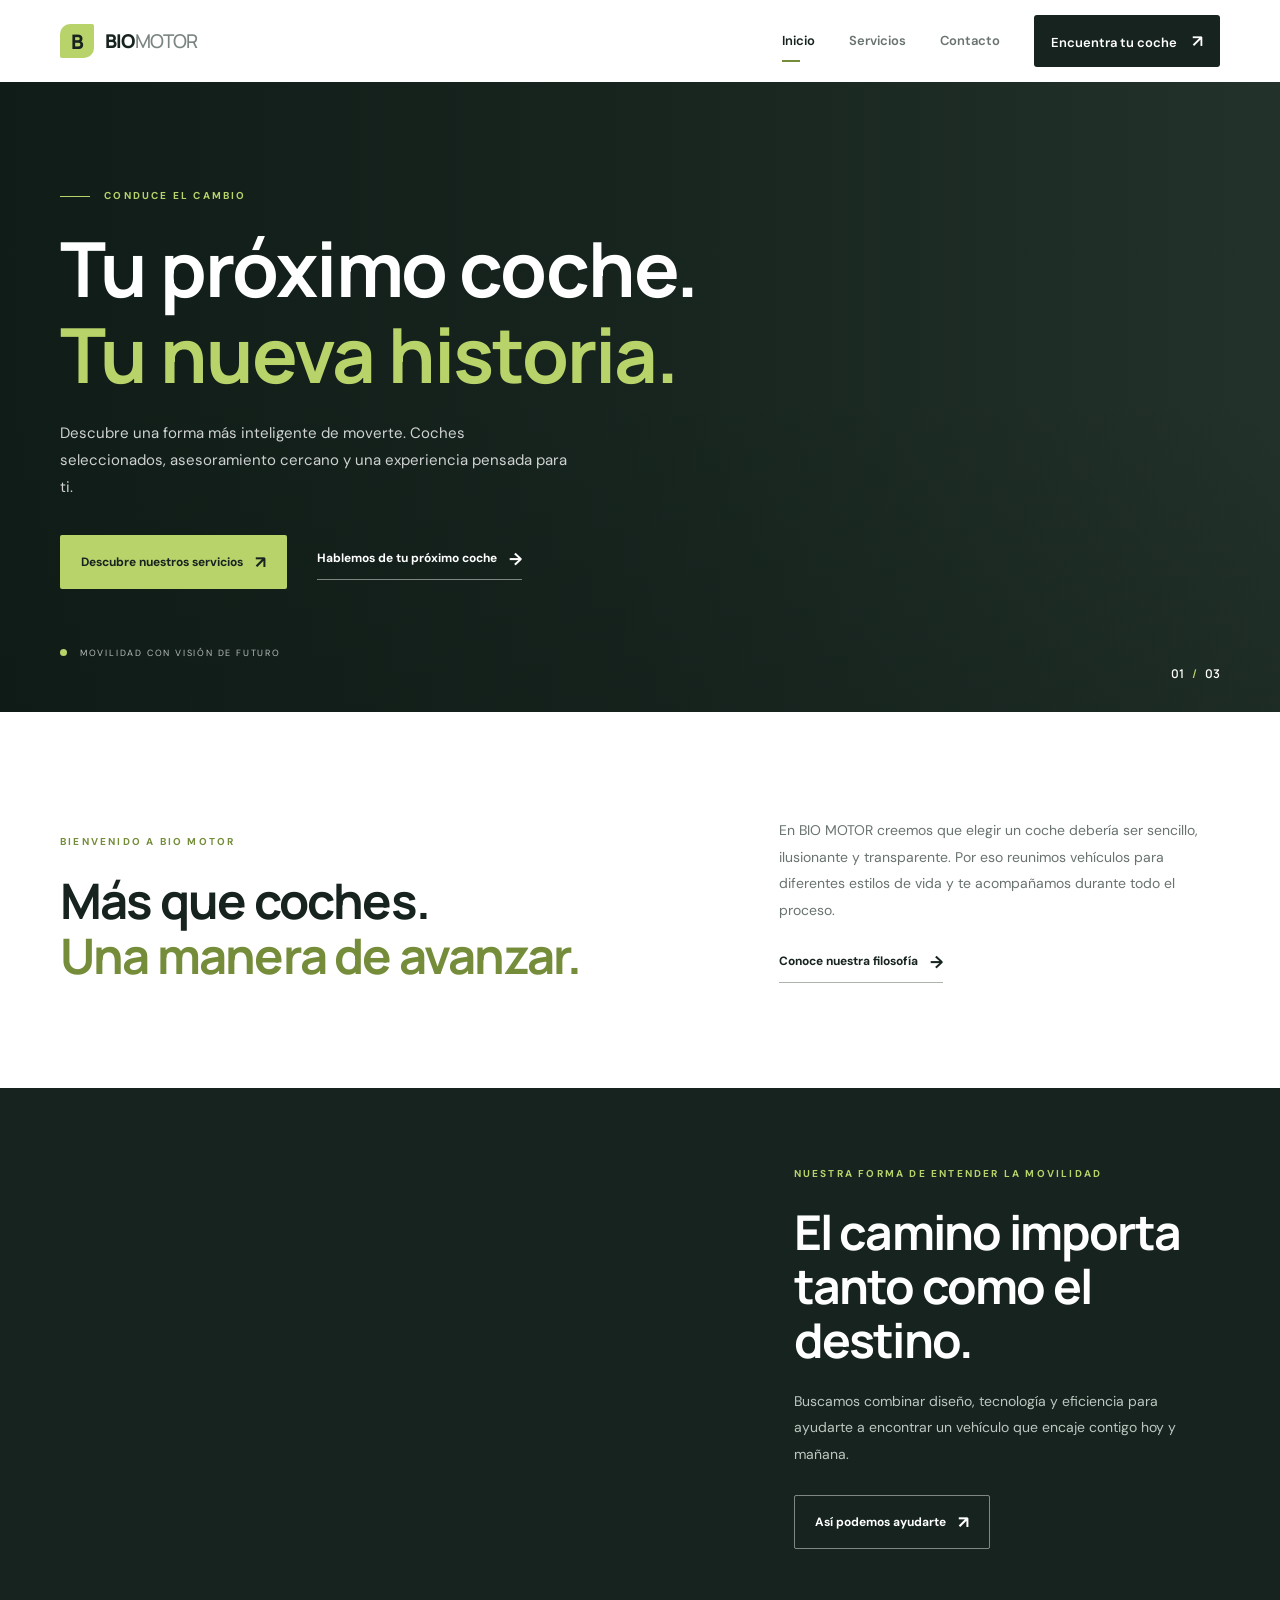
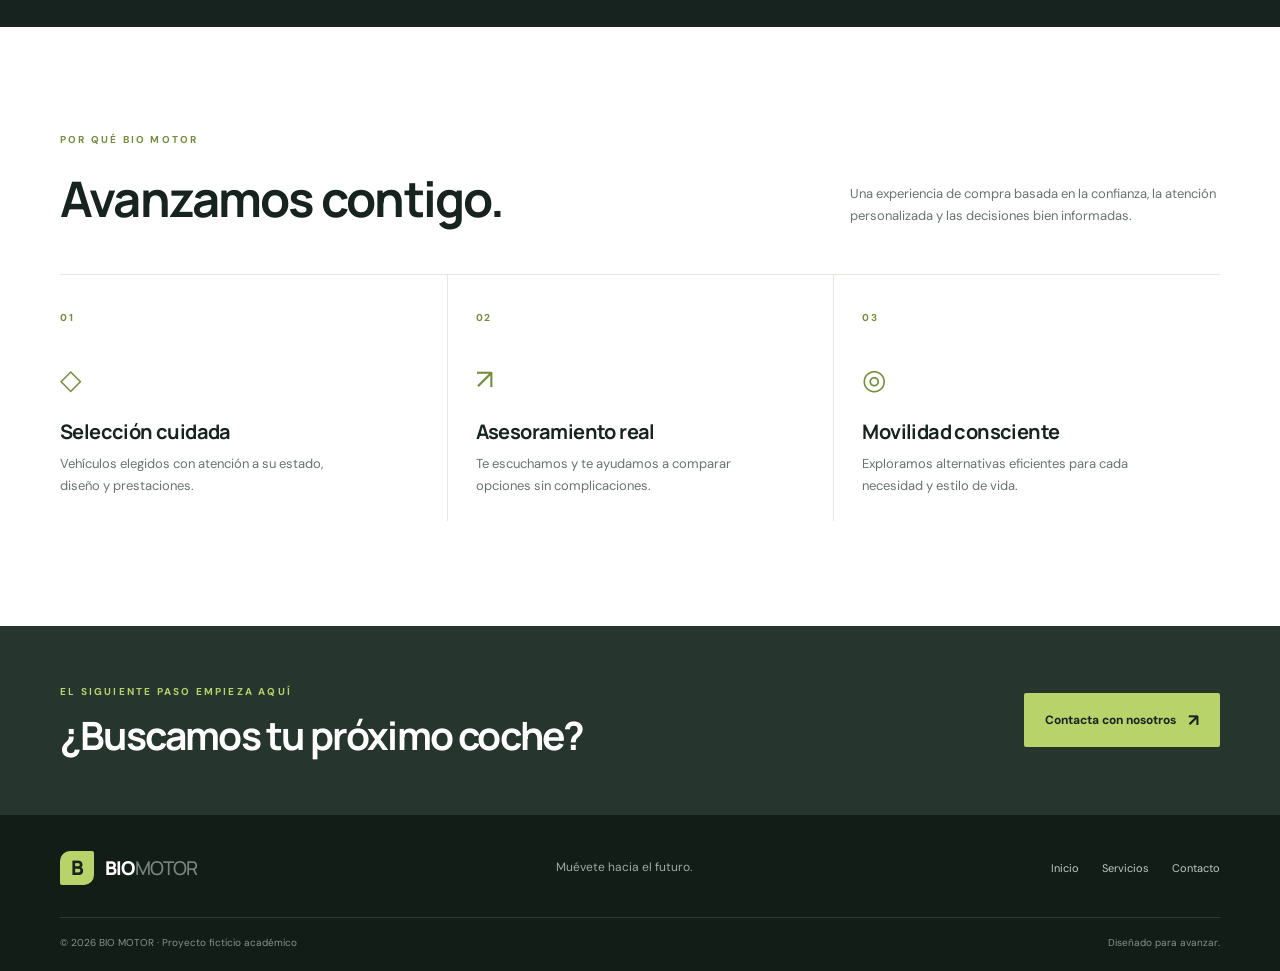
<file: index.html>
<!doctype html>
<html lang="es">
<head>
  <meta charset="utf-8">
  <meta name="viewport" content="width=device-width, initial-scale=1">
  <meta name="description" content="BIO MOTOR: coches seleccionados, movilidad y asesoramiento para encontrar tu próximo vehículo.">
  <title>BIO MOTOR | Muévete hacia el futuro</title>
  <link rel="preconnect" href="https://fonts.googleapis.com">
  <link rel="preconnect" href="https://fonts.gstatic.com" crossorigin>
  <link href="https://fonts.googleapis.com/css2?family=DM+Sans:wght@400;500;600;700&family=Manrope:wght@400;500;600;700;800&display=swap" rel="stylesheet">
  <link rel="stylesheet" href="styles.css">
  <script src="script.js" defer></script>
</head>
<body>
  <header class="site-header">
    <a class="brand" href="index.html" aria-label="BIO MOTOR, inicio"><span class="brand-mark">B</span><span>BIO<span class="brand-light">MOTOR</span></span></a>
    <button class="menu-toggle" aria-label="Abrir menú" aria-expanded="false"><span></span><span></span><span></span></button>
    <nav class="main-nav" aria-label="Navegación principal">
      <a class="active" href="index.html">Inicio</a>
      <a href="servicios.html">Servicios</a>
      <a href="contacto.html">Contacto</a>
      <a class="nav-cta" href="contacto.html">Encuentra tu coche <span>↗</span></a>
    </nav>
  </header>

  <main>
    <section class="hero">
      <div class="hero-shade"></div>
      <div class="hero-content container">
        <p class="eyebrow"><span class="eyebrow-line"></span> CONDUCE EL CAMBIO</p>
        <h1>Tu próximo coche.<br><em>Tu nueva historia.</em></h1>
        <p class="hero-copy">Descubre una forma más inteligente de moverte. Coches seleccionados, asesoramiento cercano y una experiencia pensada para ti.</p>
        <div class="hero-actions">
          <a class="button button-primary" href="servicios.html">Descubre nuestros servicios <span>↗</span></a>
          <a class="text-link light-link" href="contacto.html">Hablemos de tu próximo coche <span>→</span></a>
        </div>
        <div class="hero-note"><span class="pulse-dot"></span> MOVILIDAD CON VISIÓN DE FUTURO</div>
      </div>
      <div class="hero-index">01 <span>/</span> 03</div>
    </section>

    <section class="intro-section section-space">
      <div class="container intro-grid">
        <div>
          <p class="eyebrow dark-eyebrow">BIENVENIDO A BIO MOTOR</p>
          <h2>Más que coches.<br><em>Una manera de avanzar.</em></h2>
        </div>
        <div class="intro-text">
          <p>En BIO MOTOR creemos que elegir un coche debería ser sencillo, ilusionante y transparente. Por eso reunimos vehículos para diferentes estilos de vida y te acompañamos durante todo el proceso.</p>
          <a class="text-link" href="servicios.html">Conoce nuestra filosofía <span>→</span></a>
        </div>
      </div>
    </section>

    <section class="feature-section">
      <div class="feature-image" role="img" aria-label="Coche moderno circulando por una carretera rodeada de naturaleza"></div>
      <div class="feature-panel">
        <p class="eyebrow">NUESTRA FORMA DE ENTENDER LA MOVILIDAD</p>
        <h2>El camino importa<br>tanto como el destino.</h2>
        <p>Buscamos combinar diseño, tecnología y eficiencia para ayudarte a encontrar un vehículo que encaje contigo hoy y mañana.</p>
        <a class="button button-outline" href="servicios.html">Así podemos ayudarte <span>↗</span></a>
      </div>
    </section>

    <section class="values-section section-space">
      <div class="container">
        <div class="section-heading">
          <div><p class="eyebrow dark-eyebrow">POR QUÉ BIO MOTOR</p><h2>Avanzamos contigo.</h2></div>
          <p>Una experiencia de compra basada en la confianza, la atención personalizada y las decisiones bien informadas.</p>
        </div>
        <div class="value-grid">
          <article class="value-card"><span class="value-number">01</span><div class="value-icon">◇</div><h3>Selección cuidada</h3><p>Vehículos elegidos con atención a su estado, diseño y prestaciones.</p></article>
          <article class="value-card"><span class="value-number">02</span><div class="value-icon">↗</div><h3>Asesoramiento real</h3><p>Te escuchamos y te ayudamos a comparar opciones sin complicaciones.</p></article>
          <article class="value-card"><span class="value-number">03</span><div class="value-icon">◎</div><h3>Movilidad consciente</h3><p>Exploramos alternativas eficientes para cada necesidad y estilo de vida.</p></article>
        </div>
      </div>
    </section>

    <section class="cta-band">
      <div class="container cta-content"><div><p class="eyebrow">EL SIGUIENTE PASO EMPIEZA AQUÍ</p><h2>¿Buscamos tu próximo coche?</h2></div><a class="button button-light" href="contacto.html">Contacta con nosotros <span>↗</span></a></div>
    </section>
  </main>

  <footer class="site-footer">
    <div class="container footer-main"><a class="brand footer-brand" href="index.html"><span class="brand-mark">B</span><span>BIO<span class="brand-light">MOTOR</span></span></a><p>Muévete hacia el futuro.</p><div class="footer-links"><a href="index.html">Inicio</a><a href="servicios.html">Servicios</a><a href="contacto.html">Contacto</a></div></div>
    <div class="container footer-bottom"><span>© 2026 BIO MOTOR · Proyecto ficticio académico</span><span>Diseñado para avanzar.</span></div>
  </footer>
</body>
</html>
</file>
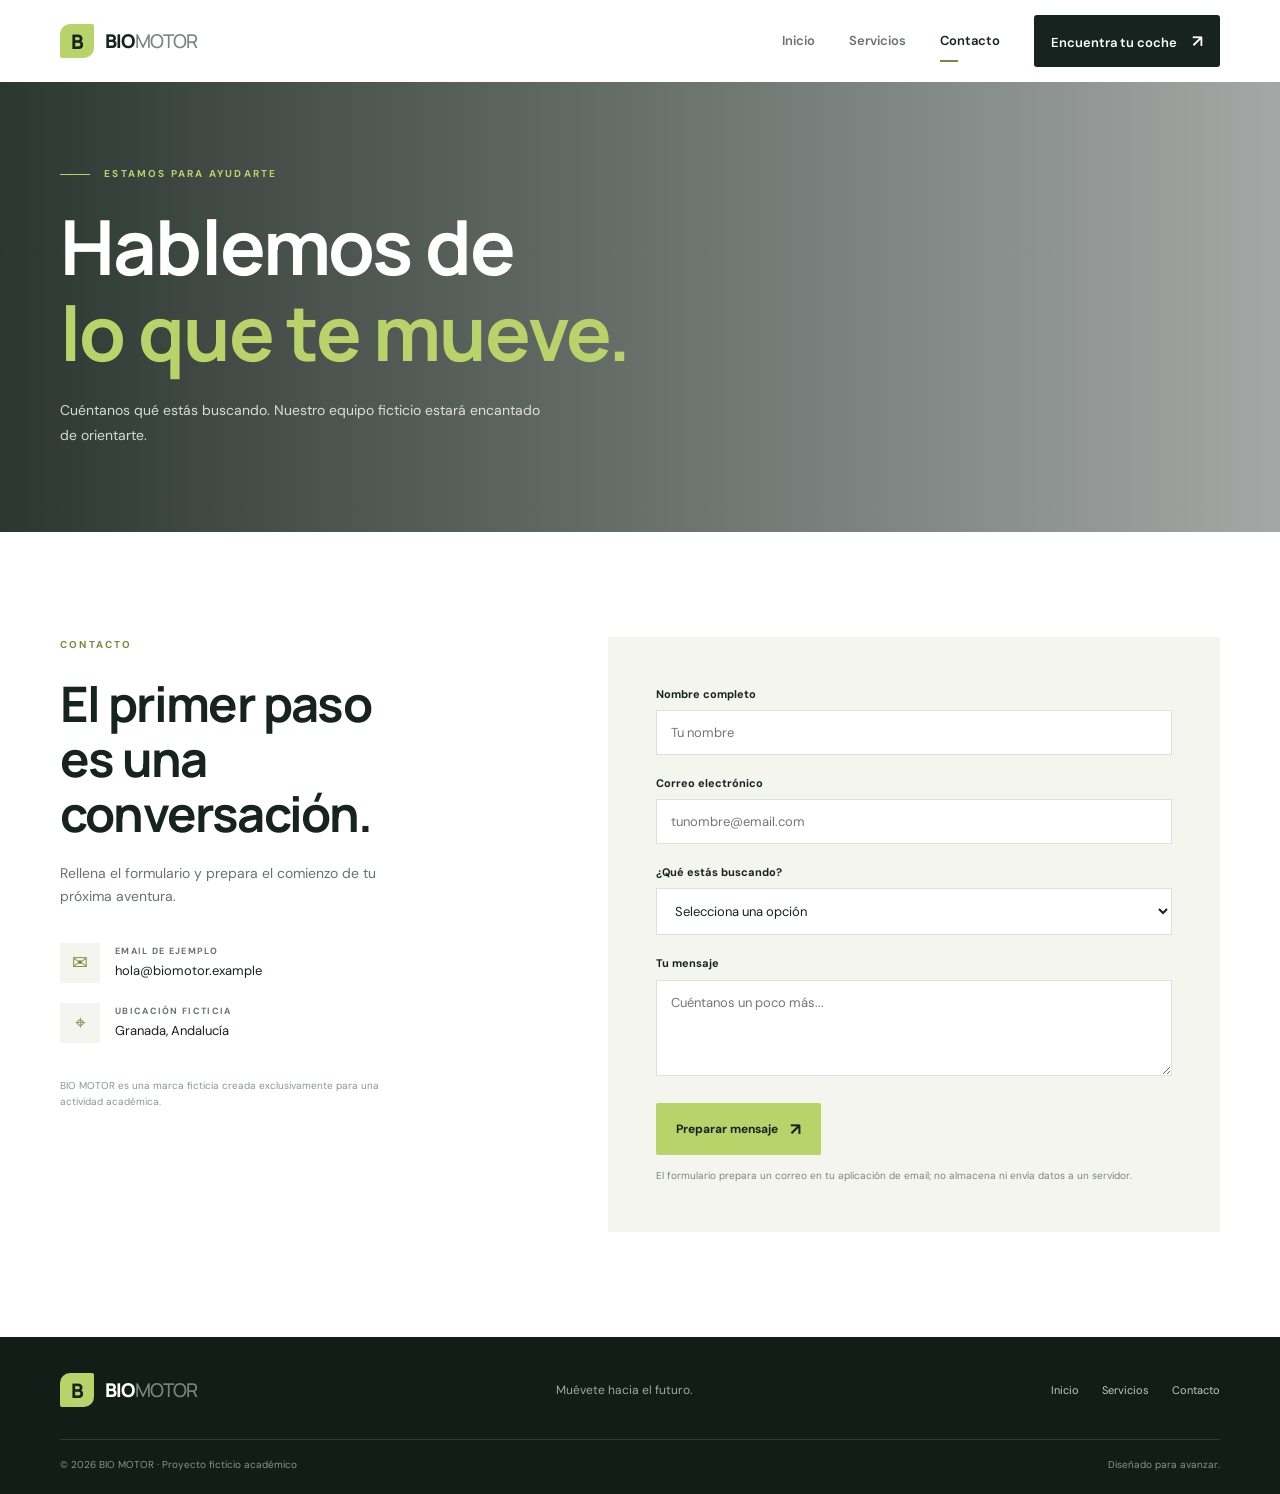
<file: contacto.html>
<!doctype html>
<html lang="es">
<head>
  <meta charset="utf-8">
  <meta name="viewport" content="width=device-width, initial-scale=1">
  <meta name="description" content="Contacta con BIO MOTOR y cuéntanos qué coche estás buscando.">
  <title>Contacto | BIO MOTOR</title>
  <link rel="preconnect" href="https://fonts.googleapis.com">
  <link rel="preconnect" href="https://fonts.gstatic.com" crossorigin>
  <link href="https://fonts.googleapis.com/css2?family=DM+Sans:wght@400;500;600;700&family=Manrope:wght@400;500;600;700;800&display=swap" rel="stylesheet">
  <link rel="stylesheet" href="styles.css">
  <script src="script.js" defer></script>
</head>
<body>
  <header class="site-header">
    <a class="brand" href="index.html" aria-label="BIO MOTOR, inicio"><span class="brand-mark">B</span><span>BIO<span class="brand-light">MOTOR</span></span></a>
    <button class="menu-toggle" aria-label="Abrir menú" aria-expanded="false"><span></span><span></span><span></span></button>
    <nav class="main-nav" aria-label="Navegación principal">
      <a href="index.html">Inicio</a><a href="servicios.html">Servicios</a><a class="active" href="contacto.html">Contacto</a><a class="nav-cta" href="contacto.html">Encuentra tu coche <span>↗</span></a>
    </nav>
  </header>

  <main>
    <section class="page-hero contact-hero"><div class="container page-hero-content"><p class="eyebrow"><span class="eyebrow-line"></span> ESTAMOS PARA AYUDARTE</p><h1>Hablemos de<br><em>lo que te mueve.</em></h1><p>Cuéntanos qué estás buscando. Nuestro equipo ficticio estará encantado de orientarte.</p></div></section>
    <section class="contact-section section-space"><div class="container contact-grid">
      <div class="contact-details"><p class="eyebrow dark-eyebrow">CONTACTO</p><h2>El primer paso<br>es una conversación.</h2><p class="contact-lead">Rellena el formulario y prepara el comienzo de tu próxima aventura.</p>
        <div class="contact-detail"><span class="detail-icon">✉</span><div><small>EMAIL DE EJEMPLO</small><a href="mailto:hola@biomotor.example">hola@biomotor.example</a></div></div>
        <div class="contact-detail"><span class="detail-icon">⌖</span><div><small>UBICACIÓN FICTICIA</small><span>Granada, Andalucía</span></div></div>
        <p class="small-note">BIO MOTOR es una marca ficticia creada exclusivamente para una actividad académica.</p>
      </div>
      <form class="contact-form" id="contact-form">
        <div class="form-row"><label for="name">Nombre completo</label><input id="name" name="name" type="text" placeholder="Tu nombre" required></div>
        <div class="form-row"><label for="email">Correo electrónico</label><input id="email" name="email" type="email" placeholder="tunombre@email.com" required></div>
        <div class="form-row"><label for="interest">¿Qué estás buscando?</label><select id="interest" name="interest" required><option value="">Selecciona una opción</option><option>Un coche urbano</option><option>Un SUV o familiar</option><option>Un coche híbrido o eléctrico</option><option>Quiero recibir asesoramiento</option></select></div>
        <div class="form-row"><label for="message">Tu mensaje</label><textarea id="message" name="message" rows="4" placeholder="Cuéntanos un poco más..." required></textarea></div>
        <button class="button button-primary form-submit" type="submit">Preparar mensaje <span>↗</span></button>
        <p class="form-feedback" id="form-feedback" role="status">El formulario prepara un correo en tu aplicación de email; no almacena ni envía datos a un servidor.</p>
      </form>
    </div></section>
  </main>
  <footer class="site-footer"><div class="container footer-main"><a class="brand footer-brand" href="index.html"><span class="brand-mark">B</span><span>BIO<span class="brand-light">MOTOR</span></span></a><p>Muévete hacia el futuro.</p><div class="footer-links"><a href="index.html">Inicio</a><a href="servicios.html">Servicios</a><a href="contacto.html">Contacto</a></div></div><div class="container footer-bottom"><span>© 2026 BIO MOTOR · Proyecto ficticio académico</span><span>Diseñado para avanzar.</span></div></footer>
</body>
</html>
</file>
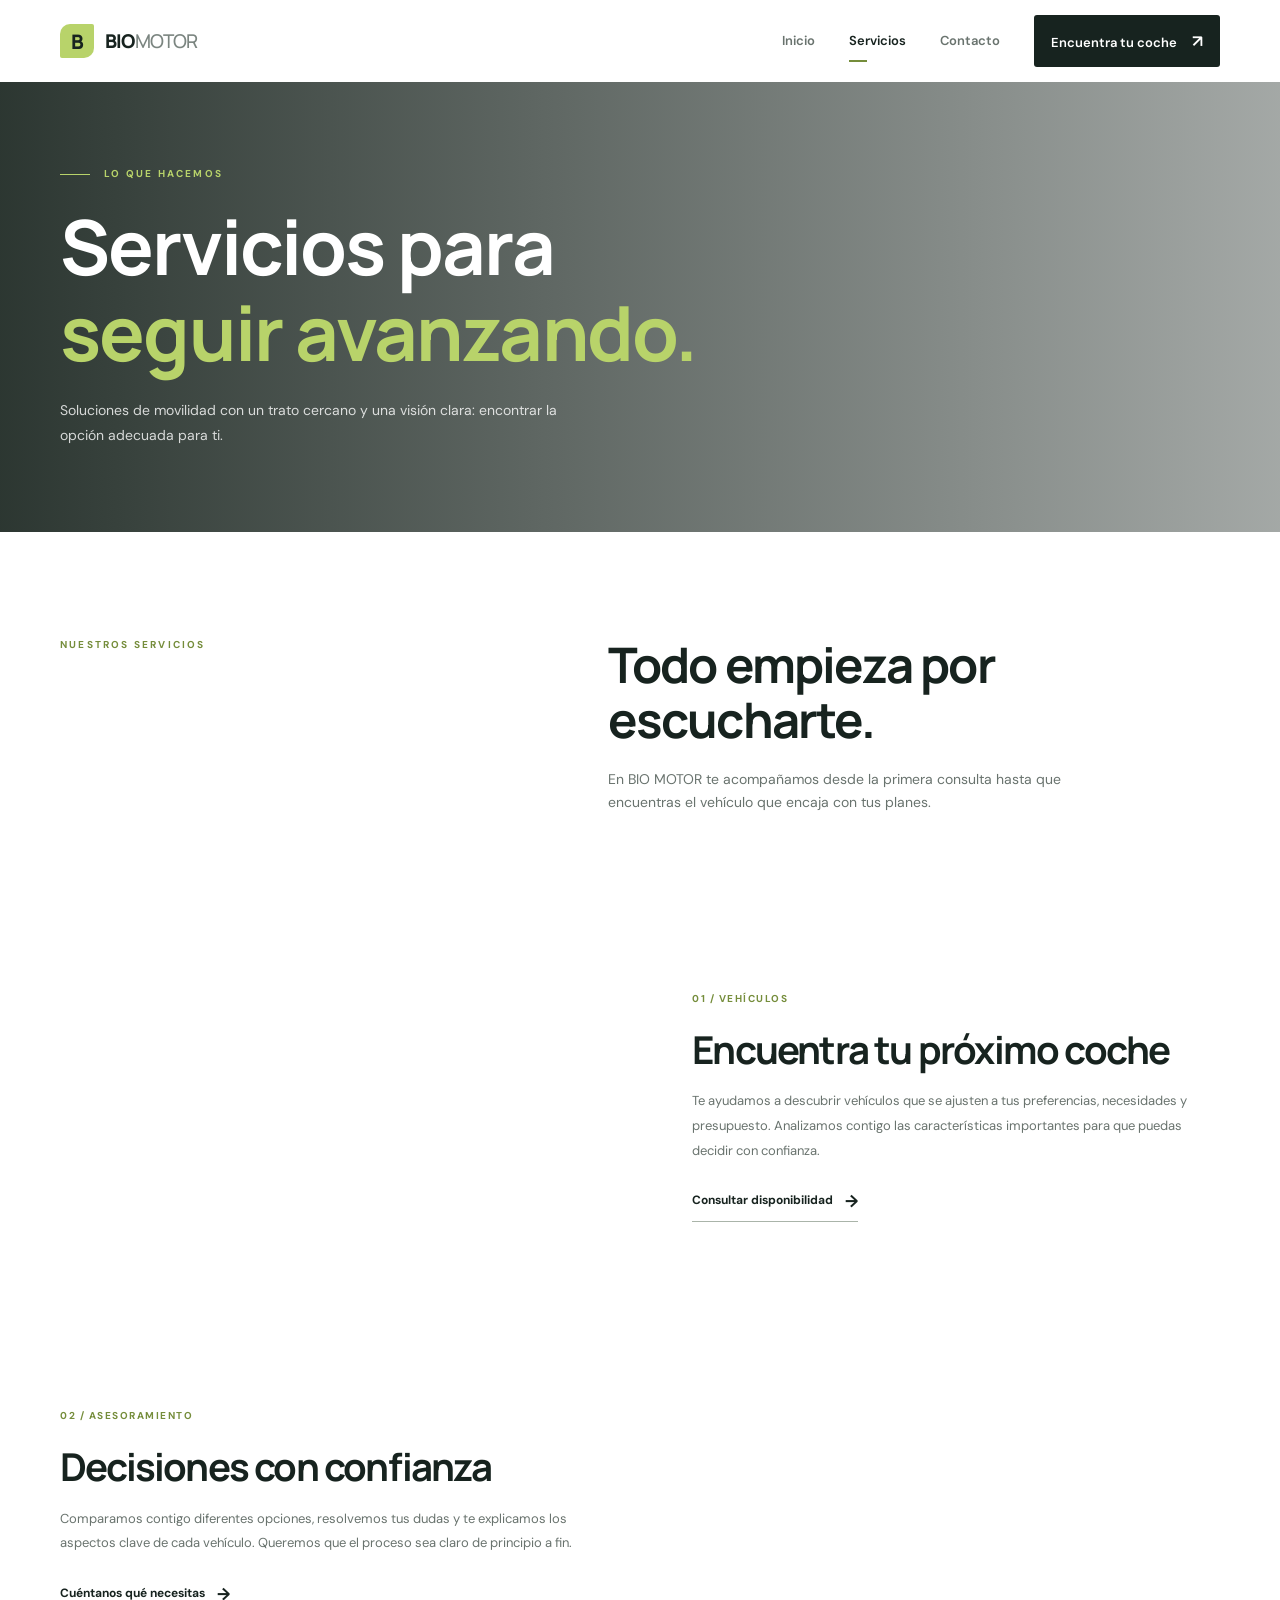
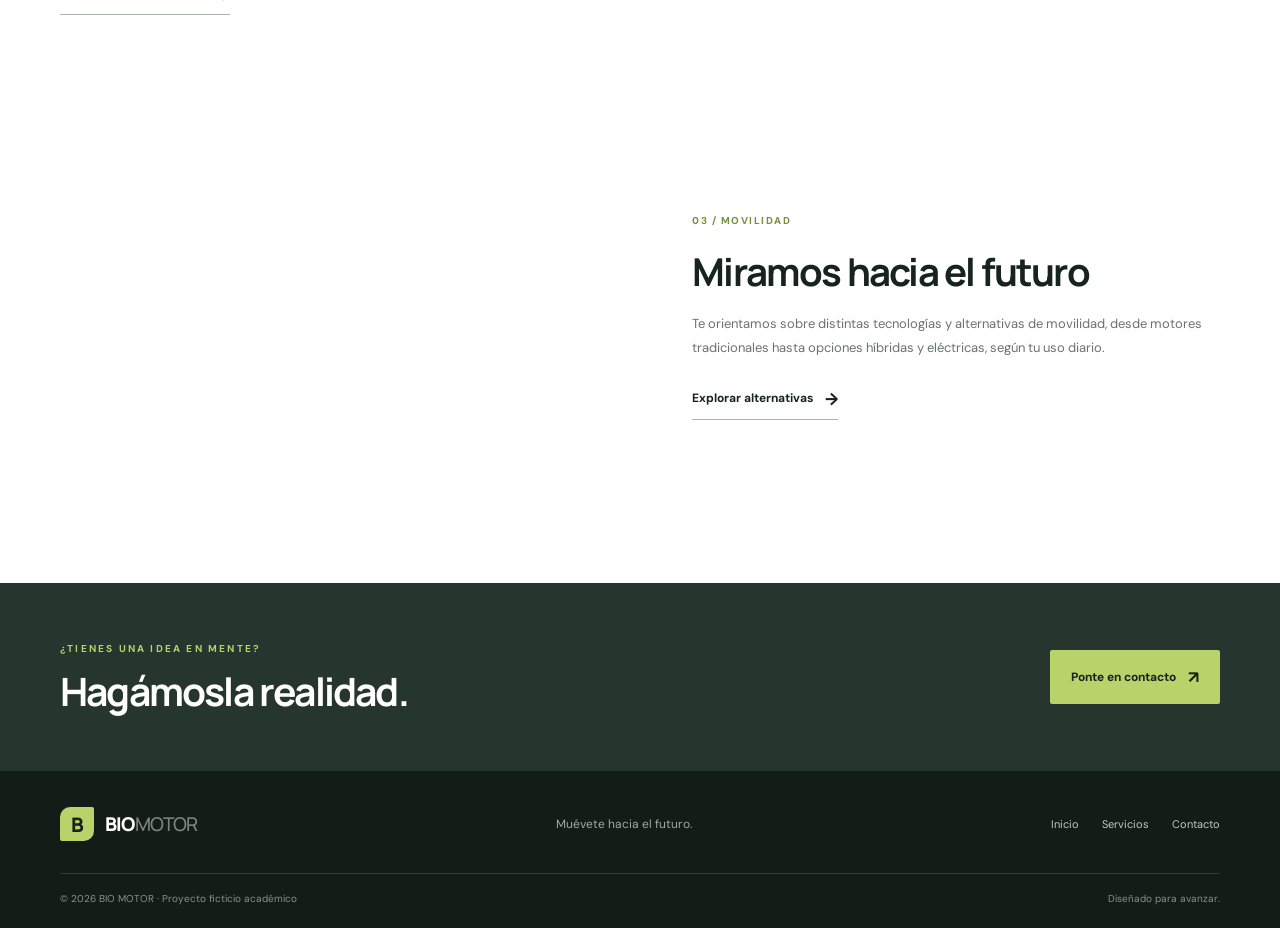
<file: servicios.html>
<!doctype html>
<html lang="es">
<head>
  <meta charset="utf-8">
  <meta name="viewport" content="width=device-width, initial-scale=1">
  <meta name="description" content="Descubre los servicios de BIO MOTOR: vehículos seleccionados, asesoramiento y soluciones de movilidad.">
  <title>Servicios | BIO MOTOR</title>
  <link rel="preconnect" href="https://fonts.googleapis.com">
  <link rel="preconnect" href="https://fonts.gstatic.com" crossorigin>
  <link href="https://fonts.googleapis.com/css2?family=DM+Sans:wght@400;500;600;700&family=Manrope:wght@400;500;600;700;800&display=swap" rel="stylesheet">
  <link rel="stylesheet" href="styles.css">
  <script src="script.js" defer></script>
</head>
<body>
  <header class="site-header">
    <a class="brand" href="index.html" aria-label="BIO MOTOR, inicio"><span class="brand-mark">B</span><span>BIO<span class="brand-light">MOTOR</span></span></a>
    <button class="menu-toggle" aria-label="Abrir menú" aria-expanded="false"><span></span><span></span><span></span></button>
    <nav class="main-nav" aria-label="Navegación principal">
      <a href="index.html">Inicio</a><a class="active" href="servicios.html">Servicios</a><a href="contacto.html">Contacto</a><a class="nav-cta" href="contacto.html">Encuentra tu coche <span>↗</span></a>
    </nav>
  </header>

  <main>
    <section class="page-hero services-hero">
      <div class="container page-hero-content"><p class="eyebrow"><span class="eyebrow-line"></span> LO QUE HACEMOS</p><h1>Servicios para<br><em>seguir avanzando.</em></h1><p>Soluciones de movilidad con un trato cercano y una visión clara: encontrar la opción adecuada para ti.</p></div>
    </section>

    <section class="services-intro section-space">
      <div class="container split-heading"><p class="eyebrow dark-eyebrow">NUESTROS SERVICIOS</p><div><h2>Todo empieza por<br>escucharte.</h2><p>En BIO MOTOR te acompañamos desde la primera consulta hasta que encuentras el vehículo que encaja con tus planes.</p></div></div>
    </section>

    <section class="service-list">
      <article class="service-row container"><div class="service-photo service-photo-one" role="img" aria-label="Automóvil moderno en un espacio arquitectónico"></div><div class="service-copy"><span class="service-index">01 / VEHÍCULOS</span><h2>Encuentra tu próximo coche</h2><p>Te ayudamos a descubrir vehículos que se ajusten a tus preferencias, necesidades y presupuesto. Analizamos contigo las características importantes para que puedas decidir con confianza.</p><a class="text-link" href="contacto.html">Consultar disponibilidad <span>→</span></a></div></article>
      <article class="service-row reverse container"><div class="service-photo service-photo-two" role="img" aria-label="Interior cuidado de un automóvil"></div><div class="service-copy"><span class="service-index">02 / ASESORAMIENTO</span><h2>Decisiones con confianza</h2><p>Comparamos contigo diferentes opciones, resolvemos tus dudas y te explicamos los aspectos clave de cada vehículo. Queremos que el proceso sea claro de principio a fin.</p><a class="text-link" href="contacto.html">Cuéntanos qué necesitas <span>→</span></a></div></article>
      <article class="service-row container"><div class="service-photo service-photo-three" role="img" aria-label="Coche eléctrico en un punto de carga"></div><div class="service-copy"><span class="service-index">03 / MOVILIDAD</span><h2>Miramos hacia el futuro</h2><p>Te orientamos sobre distintas tecnologías y alternativas de movilidad, desde motores tradicionales hasta opciones híbridas y eléctricas, según tu uso diario.</p><a class="text-link" href="contacto.html">Explorar alternativas <span>→</span></a></div></article>
    </section>

    <section class="cta-band"><div class="container cta-content"><div><p class="eyebrow">¿TIENES UNA IDEA EN MENTE?</p><h2>Hagámosla realidad.</h2></div><a class="button button-light" href="contacto.html">Ponte en contacto <span>↗</span></a></div></section>
  </main>

  <footer class="site-footer"><div class="container footer-main"><a class="brand footer-brand" href="index.html"><span class="brand-mark">B</span><span>BIO<span class="brand-light">MOTOR</span></span></a><p>Muévete hacia el futuro.</p><div class="footer-links"><a href="index.html">Inicio</a><a href="servicios.html">Servicios</a><a href="contacto.html">Contacto</a></div></div><div class="container footer-bottom"><span>© 2026 BIO MOTOR · Proyecto ficticio académico</span><span>Diseñado para avanzar.</span></div></footer>
</body>
</html>
</file>
<file: styles.css>
:root {
  --ink: #17231f;
  --muted: #69736e;
  --green: #b8d36a;
  --green-dark: #758d3b;
  --cream: #f4f5ef;
  --white: #fff;
  --line: #e3e7df;
  --heading: "Manrope", sans-serif;
  --body: "DM Sans", sans-serif;
}
* { box-sizing: border-box; }
html { scroll-behavior: smooth; }
body { margin: 0; color: var(--ink); background: var(--white); font-family: var(--body); line-height: 1.65; }
a { color: inherit; text-decoration: none; }
.container { width: min(1160px, calc(100% - 48px)); margin: 0 auto; }
.site-header { height: 82px; padding: 0 max(24px, calc((100% - 1160px)/2)); display: flex; align-items: center; justify-content: space-between; background: #fff; position: relative; z-index: 20; }
.brand { display: inline-flex; align-items: center; gap: 11px; font: 800 19px var(--heading); letter-spacing: -.8px; }
.brand-mark { width: 34px; height: 34px; display: grid; place-items: center; background: var(--green); color: var(--ink); border-radius: 10px 2px 10px 2px; font: 800 20px var(--heading); }
.brand-light { font-weight: 500; color: #7b8580; }
.main-nav { display: flex; align-items: center; gap: 34px; font-size: 13px; font-weight: 600; }
.main-nav > a:not(.nav-cta) { color: #69736e; transition: color .2s; }
.main-nav > a:hover, .main-nav > a.active { color: var(--ink); }
.main-nav > a.active { position: relative; }
.main-nav > a.active:after { content: ""; height: 2px; width: 18px; background: var(--green-dark); position: absolute; bottom: -10px; left: 0; }
.nav-cta { background: var(--ink); color: white; padding: 12px 17px; border-radius: 3px; }
.nav-cta span, .button span { margin-left: 12px; font-size: 17px; }
.menu-toggle { display: none; border: 0; background: transparent; padding: 8px; }
.menu-toggle span { width: 23px; height: 2px; background: var(--ink); display: block; margin: 5px; }
.hero { min-height: 630px; position: relative; display: flex; align-items: center; color: white; background: #26352e url("https://images.unsplash.com/photo-1503376780353-7e6692767b70?auto=format&fit=crop&w=2000&q=85") center 55%/cover no-repeat; }
.hero-shade { position: absolute; inset: 0; background: linear-gradient(90deg, rgba(13,25,20,.88) 0%, rgba(13,25,20,.60) 48%, rgba(13,25,20,.12) 100%), linear-gradient(0deg, rgba(13,25,20,.25), transparent 50%); }
.hero-content { position: relative; padding: 88px 0 105px; }
.eyebrow { font-size: 10px; letter-spacing: 2.2px; font-weight: 700; color: var(--green); margin: 0 0 22px; }
.eyebrow-line { display: inline-block; width: 30px; height: 1px; background: var(--green); vertical-align: middle; margin-right: 10px; }
h1, h2, h3, p { margin-top: 0; }
h1, h2, h3 { font-family: var(--heading); letter-spacing: -1.8px; line-height: 1.13; }
.hero h1, .page-hero h1 { font-size: clamp(46px, 6.4vw, 76px); font-weight: 700; margin: 0 0 22px; }
h1 em, h2 em { font-style: normal; color: var(--green); }
.hero-copy { max-width: 510px; color: rgba(255,255,255,.8); font-size: 15px; line-height: 1.8; }
.hero-actions { display: flex; align-items: center; gap: 30px; margin-top: 34px; flex-wrap: wrap; }
.button { display: inline-flex; align-items: center; justify-content: center; padding: 15px 20px; border: 1px solid transparent; font: 700 12px var(--body); cursor: pointer; transition: transform .2s, background .2s; border-radius: 2px; }
.button:hover { transform: translateY(-2px); }
.button-primary { background: var(--green); color: var(--ink); }
.text-link { display: inline-flex; gap: 12px; align-items: center; font-size: 12px; font-weight: 700; border-bottom: 1px solid #aab4a9; padding-bottom: 6px; }
.text-link span { font-size: 17px; }
.light-link { color: white; border-color: rgba(255,255,255,.45); }
.hero-note { position: absolute; bottom: 33px; left: 0; font-size: 9px; letter-spacing: 1.8px; color: rgba(255,255,255,.7); }
.pulse-dot { display: inline-block; width: 7px; height: 7px; border-radius: 50%; background: var(--green); margin-right: 9px; }
.hero-index { position: absolute; bottom: 30px; right: max(24px, calc((100% - 1160px)/2)); font: 600 12px var(--heading); color: white; }
.hero-index span { color: var(--green); padding: 0 6px; }
.section-space { padding: 105px 0; }
.intro-grid { display: grid; grid-template-columns: 1.05fr .8fr; gap: 12%; align-items: end; }
.dark-eyebrow { color: var(--green-dark); }
.intro-grid h2, .section-heading h2, .split-heading h2, .contact-details h2 { font-size: clamp(34px, 4vw, 49px); margin: 0; }
.intro-grid h2 em { color: var(--green-dark); }
.intro-text p { color: var(--muted); font-size: 14px; line-height: 1.9; margin-bottom: 24px; }
.feature-section { display: grid; grid-template-columns: 1.1fr .9fr; min-height: 430px; background: var(--ink); color: white; }
.feature-image { background: url("https://images.unsplash.com/photo-1492144534655-ae79c964c9d7?auto=format&fit=crop&w=1300&q=85") center/cover; min-height: 430px; }
.feature-panel { padding: 78px clamp(32px, 7vw, 105px); align-self: center; }
.feature-panel h2 { font-size: clamp(34px, 4vw, 48px); margin-bottom: 20px; }
.feature-panel > p:not(.eyebrow) { color: #bdc7c0; font-size: 14px; line-height: 1.9; margin-bottom: 28px; }
.button-outline { border-color: rgba(255,255,255,.45); color: white; }
.section-heading { display: flex; justify-content: space-between; align-items: end; gap: 50px; margin-bottom: 48px; }
.section-heading > p { color: var(--muted); max-width: 370px; font-size: 13px; margin: 0; }
.value-grid { display: grid; grid-template-columns: repeat(3, 1fr); border-top: 1px solid var(--line); }
.value-card { padding: 28px 28px 12px 0; position: relative; }
.value-card + .value-card { border-left: 1px solid var(--line); padding-left: 28px; }
.value-number, .service-index { color: var(--green-dark); font-size: 10px; letter-spacing: 1.5px; font-weight: 700; }
.value-icon { font-size: 28px; margin: 27px 0 18px; color: var(--green-dark); }
.value-card h3 { font-size: 20px; letter-spacing: -.6px; margin-bottom: 10px; }
.value-card p { color: var(--muted); font-size: 13px; max-width: 280px; }
.cta-band { background: #26362e; color: white; padding: 58px 0; }
.cta-content { display: flex; justify-content: space-between; align-items: center; gap: 25px; }
.cta-content .eyebrow { margin-bottom: 12px; }
.cta-content h2 { font-size: clamp(27px, 3.5vw, 39px); margin: 0; }
.button-light { background: var(--green); color: var(--ink); white-space: nowrap; }
.site-footer { background: #121d18; color: white; padding: 36px 0 20px; }
.footer-main { display: flex; align-items: center; justify-content: space-between; padding-bottom: 32px; }
.footer-brand { color: white; }
.footer-main > p { color: #9eaaa2; font-size: 12px; margin: 0; }
.footer-links { display: flex; gap: 23px; font-size: 11px; color: #c0c9c3; }
.footer-bottom { border-top: 1px solid rgba(255,255,255,.13); padding-top: 17px; display: flex; justify-content: space-between; color: #87938b; font-size: 10px; }
.page-hero { min-height: 450px; color: white; display: flex; align-items: center; position: relative; background-size: cover; background-position: center; }
.page-hero:before { content: ""; position: absolute; inset: 0; background: linear-gradient(90deg, rgba(15,27,21,.88), rgba(15,27,21,.38)); }
.services-hero { background-image: url("https://images.unsplash.com/photo-1489824904134-891ab64532f1?auto=format&fit=crop&w=1900&q=85"); }
.contact-hero { background-image: url("https://images.unsplash.com/photo-1503736334956-4c8f8e92946d?auto=format&fit=crop&w=1900&q=85"); }
.page-hero-content { position: relative; padding: 75px 0; }
.page-hero-content > p:last-child { max-width: 500px; color: rgba(255,255,255,.8); font-size: 14px; line-height: 1.8; margin: 0; }
.split-heading { display: grid; grid-template-columns: .8fr 1.2fr; gap: 12%; }
.split-heading h2 { margin-bottom: 20px; }
.split-heading div > p { max-width: 500px; color: var(--muted); font-size: 14px; }
.service-list { padding-bottom: 100px; }
.service-row { display: grid; grid-template-columns: 1fr 1fr; gap: 9%; align-items: center; margin-bottom: 65px; }
.service-row:last-child { margin-bottom: 0; }
.service-row.reverse .service-photo { order: 2; }
.service-row.reverse .service-copy { order: 1; }
.service-photo { min-height: 340px; background-size: cover; background-position: center; }
.service-photo-one { background-image: url("https://images.unsplash.com/photo-1492144534655-ae79c964c9d7?auto=format&fit=crop&w=1100&q=85"); }
.service-photo-two { background-image: url("https://images.unsplash.com/photo-1507136566006-cfc505b114fc?auto=format&fit=crop&w=1100&q=85"); }
.service-photo-three { background-image: url("https://images.unsplash.com/photo-1593941707882-a5bba14938c7?auto=format&fit=crop&w=1100&q=85"); }
.service-copy h2 { font-size: clamp(29px, 3vw, 39px); margin: 18px 0; }
.service-copy > p { color: var(--muted); font-size: 13px; line-height: 1.9; margin-bottom: 23px; }
.contact-grid { display: grid; grid-template-columns: .8fr 1.2fr; gap: 12%; }
.contact-details h2 { margin-bottom: 20px; }
.contact-lead { color: var(--muted); font-size: 14px; max-width: 340px; margin-bottom: 35px; }
.contact-detail { display: flex; align-items: center; gap: 15px; margin: 20px 0; }
.detail-icon { width: 40px; height: 40px; display: grid; place-items: center; background: var(--cream); color: var(--green-dark); font-size: 19px; }
.contact-detail div { display: grid; gap: 2px; font-size: 13px; }
.contact-detail small { font-size: 9px; letter-spacing: 1.3px; color: var(--muted); font-weight: 700; }
.small-note { margin-top: 35px; font-size: 10px; color: #8b958e; max-width: 330px; }
.contact-form { background: var(--cream); padding: clamp(25px, 4vw, 48px); }
.form-row { margin-bottom: 19px; }
.form-row label { display: block; font-size: 11px; font-weight: 700; margin-bottom: 7px; }
.form-row input, .form-row select, .form-row textarea { width: 100%; border: 1px solid #dce2d8; background: white; border-radius: 0; padding: 13px 14px; color: var(--ink); font: 13px var(--body); outline: none; }
.form-row input:focus, .form-row select:focus, .form-row textarea:focus { border-color: var(--green-dark); }
.form-row textarea { resize: vertical; }
.form-submit { border: 0; }
.form-feedback { color: #7b857e; font-size: 10px; margin: 13px 0 0; }
@media (max-width: 760px) {
  .container { width: min(100% - 38px, 560px); }
  .site-header { height: 70px; padding: 0 19px; }
  .menu-toggle { display: block; cursor: pointer; }
  .main-nav { display: none; position: absolute; top: 70px; left: 0; right: 0; background: white; padding: 20px 22px 25px; box-shadow: 0 15px 25px rgba(0,0,0,.08); align-items: stretch; flex-direction: column; gap: 19px; }
  .main-nav.open { display: flex; }
  .main-nav > a.active:after { display: none; }
  .nav-cta { text-align: center; }
  .hero { min-height: 620px; background-position: 58% center; }
  .hero-content { padding: 80px 0 110px; }
  .hero h1, .page-hero h1 { font-size: clamp(43px, 12vw, 60px); }
  .hero-actions { align-items: flex-start; flex-direction: column; gap: 20px; }
  .hero-index { right: 20px; }
  .section-space { padding: 72px 0; }
  .intro-grid, .feature-section, .split-heading, .service-row, .contact-grid { grid-template-columns: 1fr; gap: 28px; }
  .intro-grid { gap: 25px; }
  .feature-image { min-height: 270px; }
  .feature-panel { padding: 55px 24px 60px; }
  .section-heading { display: block; }
  .section-heading > p { margin-top: 20px; }
  .value-grid { grid-template-columns: 1fr; }
  .value-card, .value-card + .value-card { border-left: 0; border-bottom: 1px solid var(--line); padding: 24px 0; }
  .value-icon { margin: 15px 0 10px; }
  .cta-content { align-items: flex-start; flex-direction: column; }
  .footer-main { align-items: flex-start; flex-direction: column; gap: 18px; }
  .footer-links { flex-wrap: wrap; }
  .footer-bottom { flex-direction: column; gap: 7px; }
  .page-hero { min-height: 390px; }
  .service-list { padding-bottom: 72px; }
  .service-row { margin-bottom: 55px; }
  .service-row.reverse .service-photo, .service-row.reverse .service-copy { order: initial; }
  .service-photo { min-height: 250px; }
  .contact-grid { gap: 35px; }
}
</file>
